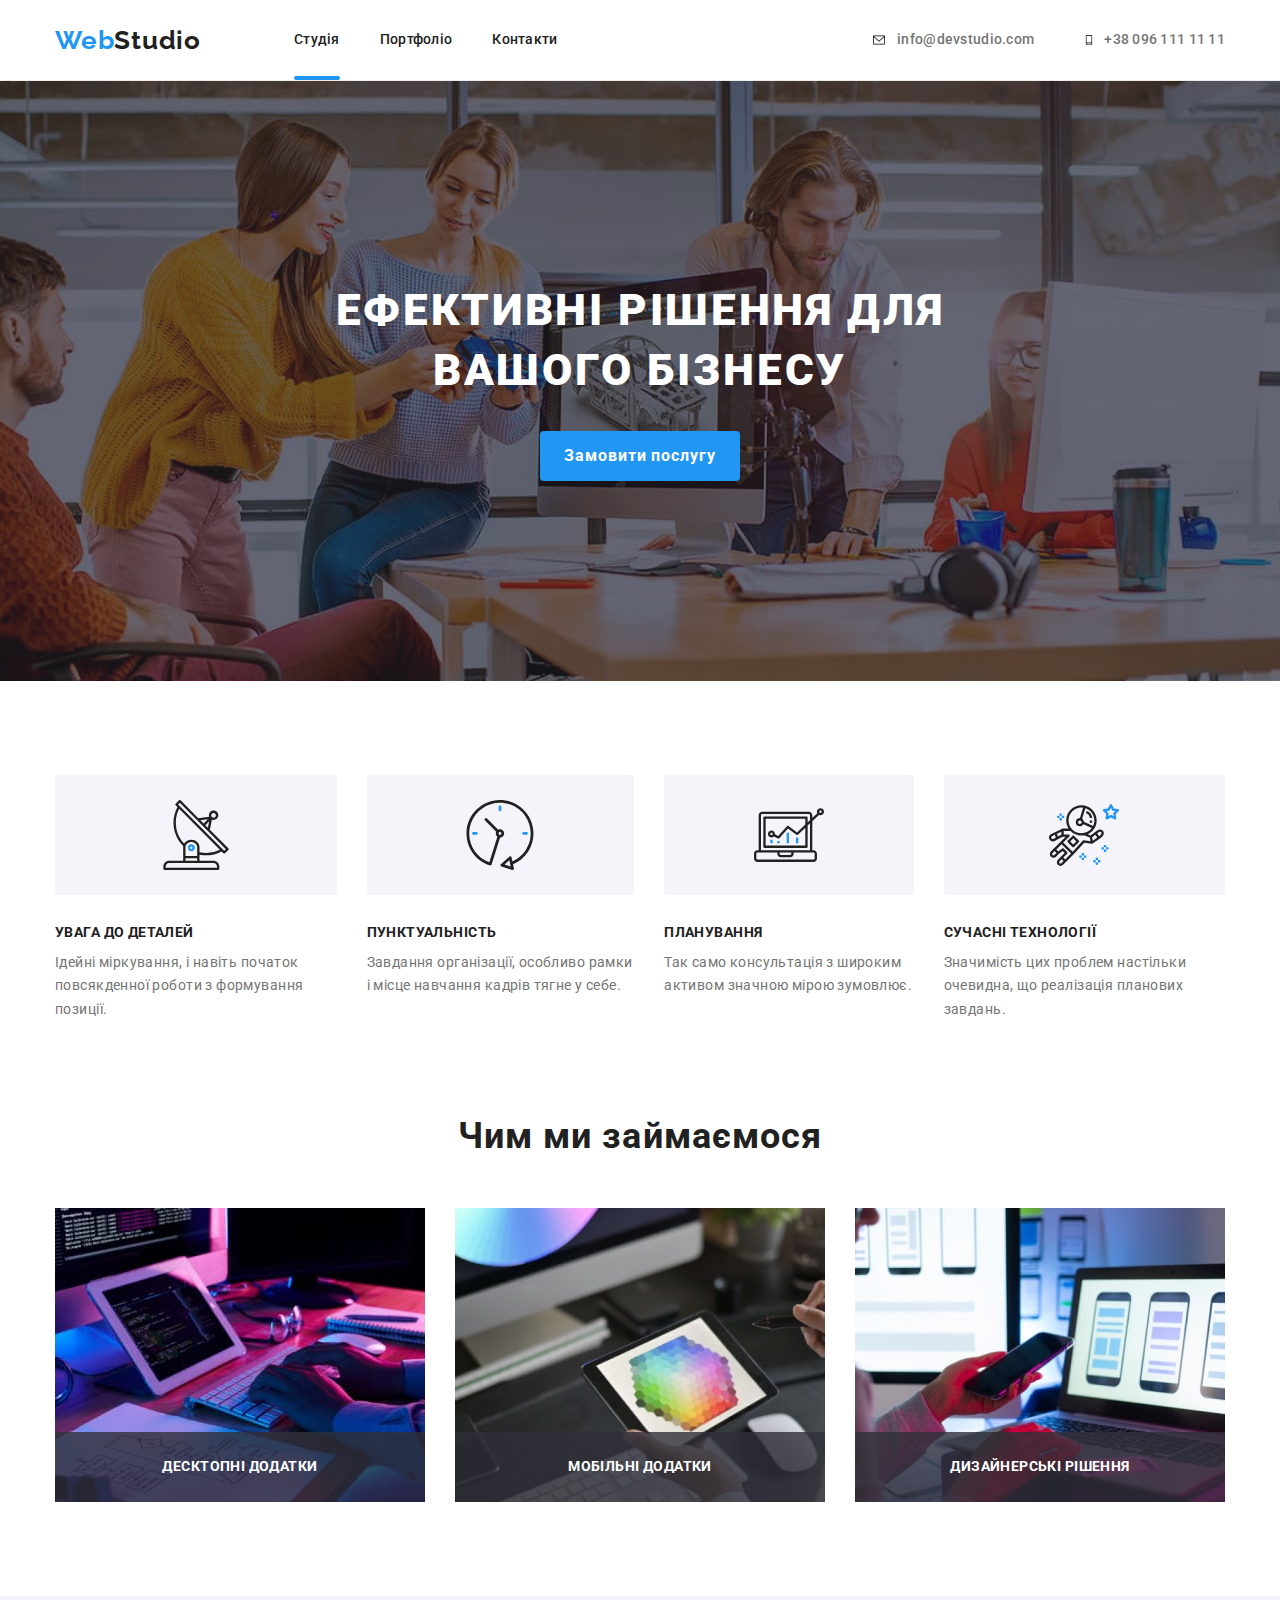
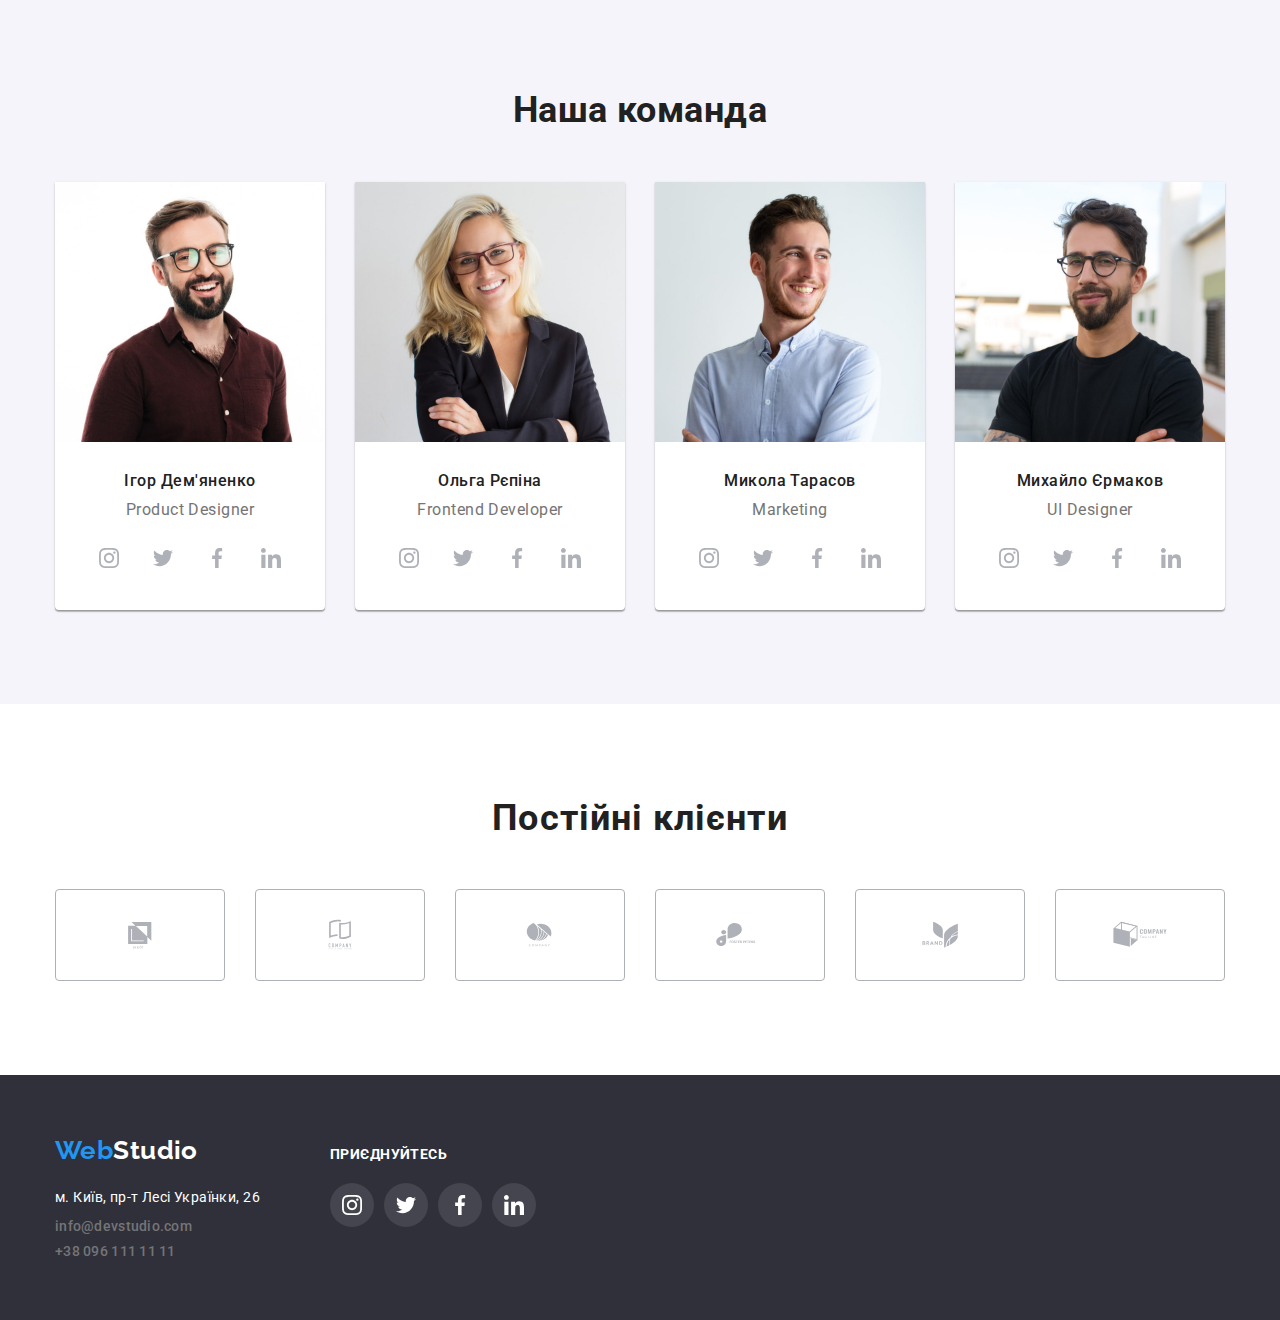
<file: index.html>
<!DOCTYPE html>
<html lang="uk">
<head>
    <meta charset="UTF-8">
    <meta http-equiv="X-UA-Compatible" content="IE=edge">
    <meta name="viewport" content="width=device-width, initial-scale=1.0">
    <title>WebStudio</title>
    <link rel="preconnect" href="https://fonts.googleapis.com">
    <link rel="preconnect" href="https://fonts.gstatic.com" crossorigin>
    <link href="https://fonts.googleapis.com/css2?family=Raleway:wght@700&family=Roboto:wght@400;500;700;900&display=swap" rel="stylesheet">
    <link rel="stylesheet" href="https://cdnjs.cloudflare.com/ajax/libs/modern-normalize/1.1.0/modern-normalize.min.css">
    <link rel="stylesheet" href="./css/styles.css">
</head>
    <body>
         <header class="page-header">
            <div class="container flex">
                <nav class="header-nav">
                    <a href="./index.html" class="header-logo"><span class="color-logo">Web</span>Studio</a>
                    <ul class="header-list">
                        <li class="item"><a href="" class="header-link link currant-studio">Студія</a></li>
                        <li class="item"><a href="./portfolio.html" class="header-link link">Портфоліо</a></li>
                        <li class="item"><a href="" class="header-link link">Контакти</a></li>
                    </ul>
                </nav>
                <ul class="mail-tell">
                    <li class="item">
                        <a href="mailto:info@devstudio.com" class="address-link"><svg width="16" height="12" class="header-svg-mail"><use href="./images/sprite_new.svg#envelope"></use></svg>info@devstudio.com</a></li>
                    <li class="item">
                        <a href="tell:+380961111111" class="address-link"><svg width="10" height="16" class="header-svg-mail"><use href="./images/sprite_new.svg#smartphone"></use></svg>+38 096 111 11 11</a></li>
                    </ul>
            </div>
        </header>
        <main>
                <section class="hero">
                    <div class="container">
                    <h1 class="hero-title">Ефективні рішення для вашого бізнесу</h1>
                    <button type="button"class="hero-btn" data-modal-open>Замовити послугу</button>
                    </div>
                </section>  
            <section class="hero-topic">
                <div class="container">
                    <h2 class="unknown">Всі наші плюси</h2>
                    <ul class="topic-list">
                    <li class="list-title">
                        <div class="hero-topic-svg"><svg width="70" height="70" class="hero-svg"><use href="./images/sprite_new.svg#antenna"></use></svg></div>
                        <h2 class="main-title">УВАГА ДО ДЕТАЛЕЙ</h2>
                        <p class="second-title">Ідейні міркування, і навіть початок повсякденної роботи з формування позиції.</p>
                    </li>
                    <li class="list-title">
                        <div class="hero-topic-svg"><svg width="70" height="70" class="hero-svg"><use href="./images/sprite_new.svg#clock"></use></svg></div>
                        <h2 class="main-title">ПУНКТУАЛЬНІСТЬ</h2>
                        <p class="second-title">Завдання організації, особливо рамки і місце навчання кадрів тягне у себе.</p>
                    </li>
                    <li class="list-title">
                        <div class="hero-topic-svg"><svg  width="70" height="70" class="hero-svg"><use href="./images/sprite_new.svg#diagram"></use></svg></div>
                        <h2 class="main-title">ПЛАНУВАННЯ</h2>
                        <p class="second-title">Так само консультація з широким активом значною мірою зумовлює.</p>
                    </li>
                    <li class="list-title">
                        <div class="hero-topic-svg"><svg width="70" height="70" class="hero-svg"><use href="./images/sprite_new.svg#astronaut"></use></svg></div>
                        <h2 class="main-title">СУЧАСНІ ТЕХНОЛОГІЇ</h2>
                        <p class="second-title">Значимість цих проблем настільки очевидна, що реалізація планових завдань.</p>
                    </li> 
                </ul></div>
            </section>
            <section class="about">
                <div class="container">
                    <h2 class="about-hero">Чим ми займаємося</h2>
                    <ul class="about-img">
                    <li class="img-list">
                        <p class="about-img-hover">Десктопні додатки</p>
                        <img src="./images/image_14.jpg" alt="development" width="370" height="294"></li>
                    <li class="img-list">
                        <p class="about-img-hover">Мобільні додатки</p>
                        <img src="./images/images_2.jpg" alt="digitalization" width="370" height="294"></li>
                    <li class="img-list">
                        <p class="about-img-hover">Дизайнерські рішення</p>
                        <img src="./images/images_3.jpg" alt="design" width="370" height="294"></li>
                    </ul>
                </div>
            </section>
            <section class="team">
                <div class="container">
                    <h2 class="team-hero">Наша команда</h2>
                    <ul class="team-list">
                        <li class="team-items">
                            <img src="./images/img_4.jpg" alt="Photo of Product Designer" width="270" height="260">
                            <h3 class="team-title">Ігор Дем'яненко</h3>
                            <p class="team-pre-title">Product Designer</p>
                            <ul class="team-soc-list list">
                                <li class="team-soc-items"><a href="#" class="team-soc-link link"><svg width="20" height="20" class="team-soc-icons"><use href="./images/sprite_new.svg#instagram_new"></use></svg></a></li>
                                <li class="team-soc-items"><a href="#" class="team-soc-link link"><svg width="20" height="20" class="team-soc-icons"><use href="./images/sprite_new.svg#twitter"></use></svg></a></li>
                                <li class="team-soc-items"><a href="#" class="team-soc-link link"><svg width="20" height="20" class="team-soc-icons"><use href="./images/sprite_new.svg#facebook"></use></svg></a></li>
                                <li class="team-soc-items"><a href="#" class="team-soc-link link"><svg width="20" height="20" class="team-soc-icons"><use href="./images/sprite_new.svg#linkedin"></use></svg></a></li>
                            </ul>
                        </li>
                        <li class="team-items">
                            <img src="./images/img_5.jpg" alt="Photo of Frontend Developer" width="270" height="260">
                            <h3 class="team-title">Ольга Рєпіна</h3>
                            <p class="team-pre-title">Frontend Developer</p>
                            <ul class="team-soc-list list">
                                <li class="team-soc-items"><a href="#" class="team-soc-link link"><svg width="20" height="20" class="team-soc-icons"><use href="./images/sprite_new.svg#instagram_new"></use></svg></a></li>
                                <li class="team-soc-items"><a href="#" class="team-soc-link link"><svg width="20" height="20" class="team-soc-icons"><use href="./images/sprite_new.svg#twitter"></use></svg></a></li>
                                <li class="team-soc-items"><a href="#" class="team-soc-link link"><svg width="20" height="20" class="team-soc-icons"><use href="./images/sprite_new.svg#facebook"></use></svg></a></li>
                                <li class="team-soc-items"><a href="#" class="team-soc-link link"><svg width="20" height="20" class="team-soc-icons"><use href="./images/sprite_new.svg#linkedin"></use></svg></a></li>
                            </ul>
                        </li>
                        <li class="team-items">
                            <img src="./images/img_6.jpg" alt="Photo of Marketing manager" width="270" height="260">
                            <h3 class="team-title">Микола Тарасов</h3>
                            <p class="team-pre-title">Marketing</p>
                            <ul class="team-soc-list list">
                                <li class="team-soc-items"><a href="#" class="team-soc-link link"><svg width="20" height="20" class="team-soc-icons"><use href="./images/sprite_new.svg#instagram_new"></use></svg></a></li>
                                <li class="team-soc-items"><a href="#" class="team-soc-link link"><svg width="20" height="20" class="team-soc-icons"><use href="./images/sprite_new.svg#twitter"></use></svg></a></li>
                                <li class="team-soc-items"><a href="#" class="team-soc-link link"><svg width="20" height="20" class="team-soc-icons"><use href="./images/sprite_new.svg#facebook"></use></svg></a></li>
                                <li class="team-soc-items"><a href="#" class="team-soc-link link"><svg width="20" height="20" class="team-soc-icons"><use href="./images/sprite_new.svg#linkedin"></use></svg></a></li>
                            </ul>
                        </li>
                        <li class="team-items">
                            <img src="./images/img_7.jpg" alt="Photo of UI Designer" width="270" height="260">
                            <h3 class="team-title">Михайло Єрмаков</h3>
                            <p class="team-pre-title">UI Designer</p>
                            <ul class="team-soc-list list">
                                <li class="team-soc-items"><a href="#" class="team-soc-link link"><svg width="20" height="20" class="team-soc-icons"><use href="./images/sprite_new.svg#instagram_new"></use></svg></a></li>
                                <li class="team-soc-items"><a href="#" class="team-soc-link link"><svg width="20" height="20" class="team-soc-icons"><use href="./images/sprite_new.svg#twitter"></use></svg></a></li>
                                <li class="team-soc-items"><a href="#" class="team-soc-link link"><svg width="20" height="20" class="team-soc-icons"><use href="./images/sprite_new.svg#facebook"></use></svg></a></li>
                                <li class="team-soc-items"><a href="#" class="team-soc-link link"><svg width="20" height="20" class="team-soc-icons"><use href="./images/sprite_new.svg#linkedin"></use></svg></a></li>
                            </ul>
                        </li>
                    </ul>
                </div>
            </section>
            <section class="base-client">
                <div class="container">
                    <h2 class="base-title">Постійні клієнти</h2>
                    <ul class="base-list">
                        <li class="base-client-items"><a href="#" class="base-client-link"><svg width="106" height="60" class="base-client-icon"><use href="./images/sprite_new.svg#Logo"></use></svg></a></li>
                        <li class="base-client-items"><a href="#" class="base-client-link"><svg width="106" height="60" class="base-client-icon"><use href="./images/sprite_new.svg#Logo_1"></use></svg></a></li>
                        <li class="base-client-items"><a href="#" class="base-client-link"><svg width="106" height="60" class="base-client-icon"><use href="./images/sprite_new.svg#Logo_2"></use></svg></a></li>
                        <li class="base-client-items"><a href="#" class="base-client-link"><svg width="106" height="60" class="base-client-icon"><use href="./images/sprite_new.svg#Logo_3"></use></svg></a></li>
                        <li class="base-client-items"><a href="#" class="base-client-link"><svg width="106" height="60" class="base-client-icon"><use href="./images/sprite_new.svg#Logo_4"></use></svg></a></li>
                        <li class="base-client-items"><a href="#" class="base-client-link"><svg width="106" height="60" class="base-client-icon"><use href="./images/sprite_new.svg#Logo_5"></use></svg></a></li>
                    </ul>
                </div>
            </section>
        </main>
        
        <!-- Футер-->
        <footer class="footer-block">
            <div class="container">
                <div class="footer-container">
                    <div class="footer-first-container">
                        <a href="/index.html" class="footer-logo"><span class="logo-footer">Web</span>Studio</a>
                        <address class="footer-address">  
                        <ul class="address-list">
                        <li class="item"><a href="https://www.google.com/maps/" class="footer-link-adress" style="padding: 0;">м. Київ, пр-т Лесі Українки, 26</a></li>
                        <li class="item"><a href="mailto:info@devstudio.com" class="address-link-footer" style="padding: 0;">info@devstudio.com</a></li>
                        <li class="item"><a href="tell:+380961111111" class="address-link-footer" style="padding: 0;">+38 096 111 11 11</a></li>
                        </ul>
                        </address>
                    </div>
                    <div class="footer-acction">
                        <p class="going-acction">приєднуйтесь</p>
                        <ul class="acction-items">
                        <li class="acction-list"><a href="#" class="acction-link"><svg width="20" height="20" class="acction-icon"><use href="./images/sprite_new.svg#instagram_new"></use></svg></a></li>
                        <li class="acction-list"><a href="#" class="acction-link"><svg width="20" height="20" class="acction-icon"><use href="./images/sprite_new.svg#twitter"></use></svg></a></li>
                        <li class="acction-list"><a href="#" class="acction-link"><svg width="20" height="20" class="acction-icon"><use href="./images/sprite_new.svg#facebook"></use></svg></a></li>
                        <li class="acction-list"><a href="#" class="acction-link"><svg width="20" height="20" class="acction-icon"><use href="./images/sprite_new.svg#linkedin"></use></svg></a></li>
                        </ul></div>
                    </div>
            </div>
        </footer>
        <div class="backdrop is-hidden" data-modal>
            <div class="modal">
                <button type="button" class="close-button" data-modal-close>
                    <svg class="svg-button-close"><use href="./images/sprite_new.svg#close-black"></use></svg>
                </button>
            </div>
        </div>
        <script src="./js/modal.js"></script>
    </body>



</html>
</file>
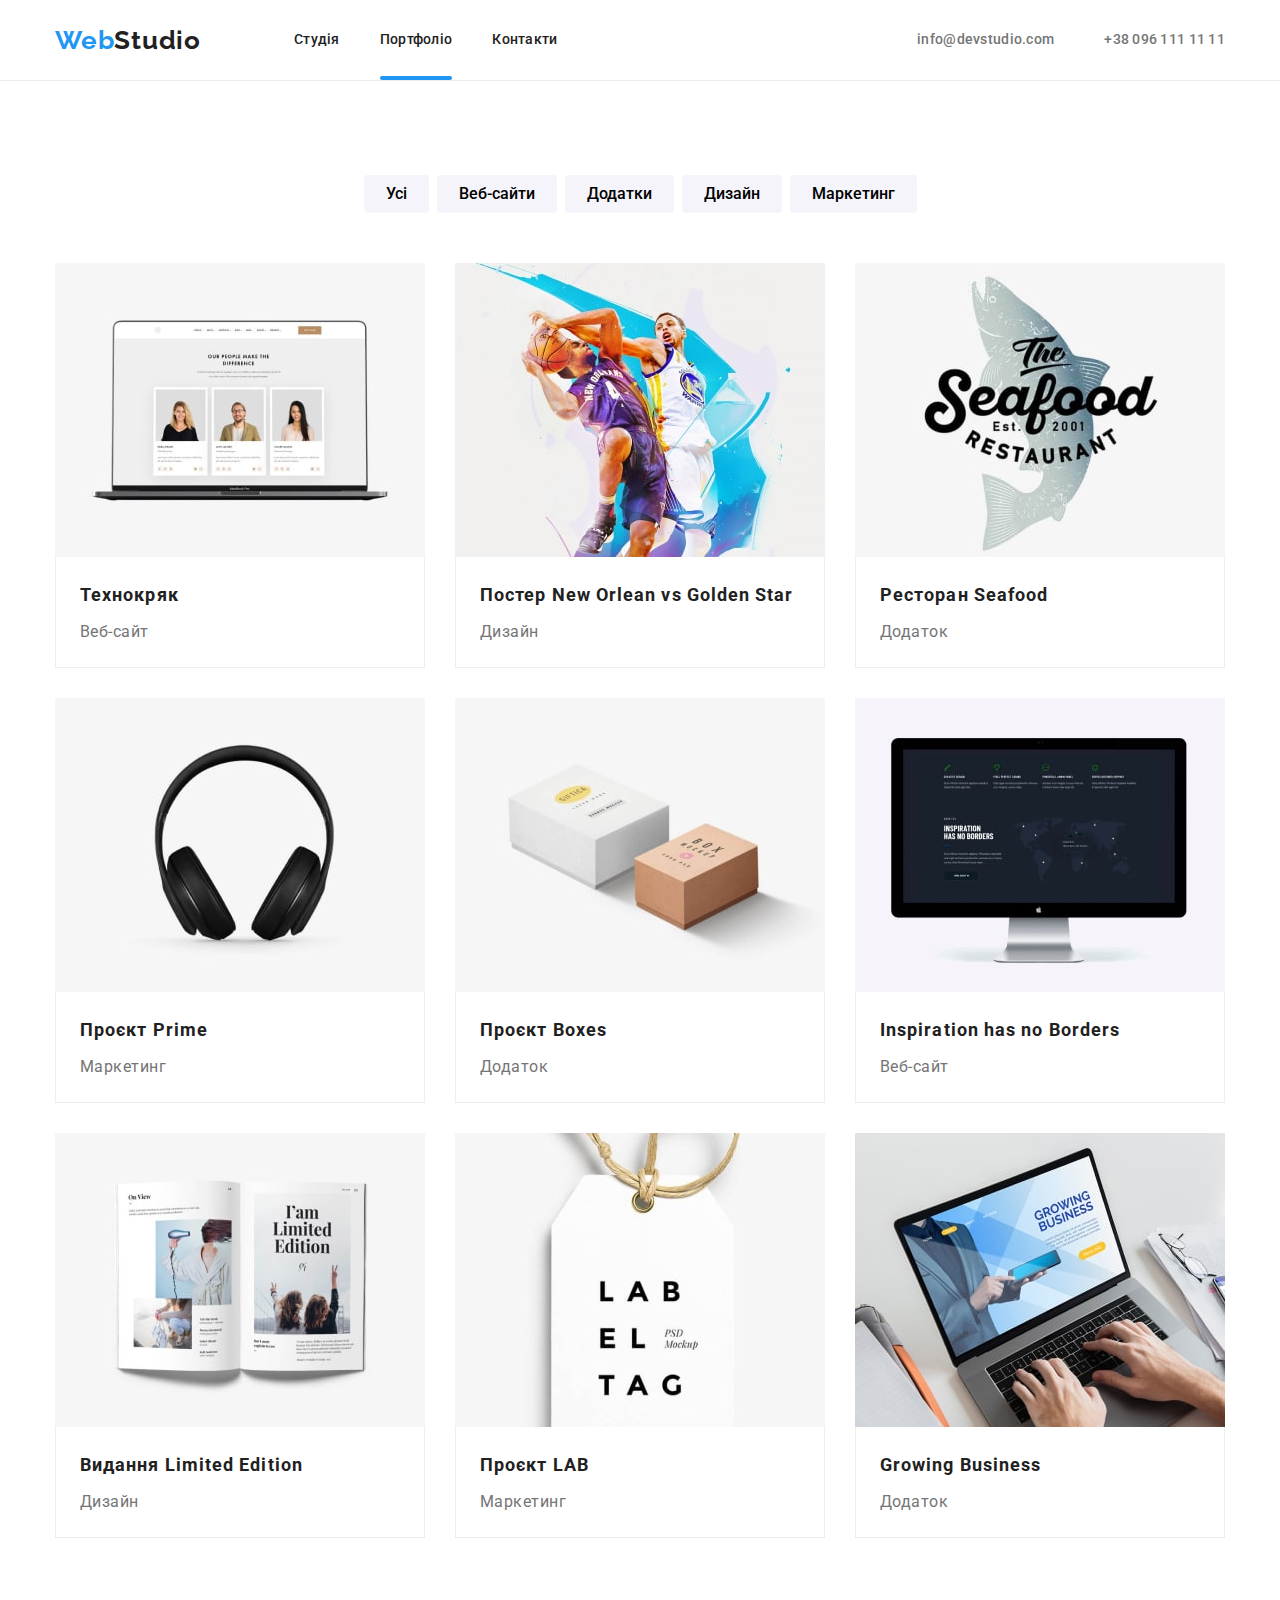
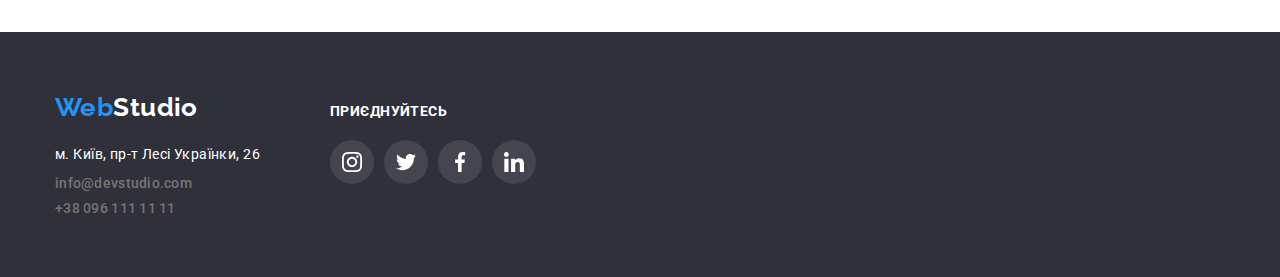
<file: portfolio.html>
<!DOCTYPE html>
<html lang="uk">
<head>
    <meta charset="UTF-8">
    <meta http-equiv="X-UA-Compatible" content="IE=edge">
    <meta name="viewport" content="width=device-width, initial-scale=1.0">
    <title>WebStudio</title>
    <link rel="preconnect" href="https://fonts.googleapis.com">
    <link rel="preconnect" href="https://fonts.gstatic.com" crossorigin>
    <link href="https://fonts.googleapis.com/css2?family=Raleway:wght@700&family=Roboto:wght@400;500;700;900&display=swap" rel="stylesheet">
    <link rel="stylesheet" href="https://cdnjs.cloudflare.com/ajax/libs/modern-normalize/1.1.0/modern-normalize.min.css">
    <link rel="stylesheet" href="./css/styles.css">
</head>
    <body>
        <header class="page-header">
            <div class="container flex">
                <nav class="header-nav">
                    <a href="./index.html" class="header-logo"><span class="color-logo">Web</span>Studio</a>
                    <ul class="header-list">
                        <li class="item"><a href="./index.html" class="header-link link">Студія</a></li>
                        <li class="item"><a href="./portfolio.html" class="header-link link currant-portfolio">Портфоліо</a></li>
                        <li class="item"><a href="" class="header-link link">Контакти</a></li>
                    </ul>
                </nav>
                <ul class="mail-tell">
                    <li class="item"><a href="mailto:info@devstudio.com" class="address-link">info@devstudio.com</a></li>
                    <li class="item"><a href="tell:+380961111111" class="address-link">+38 096 111 11 11</a></li>
                    </ul>
            </div>
        </header>
        <!-----------------MAIN------------ -->
        <main>
            <section class="portfolio">
                <div class="container">
                    <ul class="top-list">
                    <li class="top-item">
                    <button type="button" class="button-portfolio">Усі</button></li>
                    <li class="top-item">
                    <button type="button" class="button-portfolio">Веб-сайти</button></li>
                    <li class="top-item">
                    <button type="button" class="button-portfolio">Додатки</button></li>
                    <li class="top-item">
                    <button type="button" class="button-portfolio">Дизайн</button></li>
                    <li class="top-item">
                    <button type="button" class="button-portfolio">Маркетинг</button></li>
                    </ul>
                    <ul class="portfolio-list">
                        <li class="portfolio-items">
                            <a href="#" class="portfolio-link">
                                <div class="portfolio-thumb">
                                    <img src="./images.portfolio/img_1.jpg" alt="Веб-сайт" width="370">
                                    <p class="portfolio-overlay">Ресурс пропонує комплексні пропозиції з різним рівнем функціоналу та сервісів. Все це дозволить відвідувачу отримати вичерпні відомості про компанію чи приватну особу.</p></div>
                        <div class="cont-resume">
                            <h2 class="portfolio-title">Технокряк</h2>
                            <p class="portfolio-pre-title">Веб-сайт</p></div>
                        </a>
                    </li>
                    <li class="portfolio-items">
                        <a href="#" class="portfolio-link">
                            <div class="portfolio-thumb">
                                <img src="./images.portfolio/img_2.jpg" alt="Веб-сайт" width="370">
                                <p class="portfolio-overlay">Ресурс пропонує комплексні пропозиції з різним рівнем функціоналу та сервісів. Все це дозволить відвідувачу отримати вичерпні відомості про компанію чи приватну особу.</p></div>
                        <div class="cont-resume">
                            <h2 class="portfolio-title">Постер New Orlean vs Golden Star</h2>
                            <p class="portfolio-pre-title">Дизайн</p></div>
                        </a>
                    </li>
                    <li class="portfolio-items">
                        <div class="portfolio-thumb">
                            <img src="./images.portfolio/img_3.jpg" alt="Веб-сайт" width="370">
                            <p class="portfolio-overlay">Ресурс пропонує комплексні пропозиції з різним рівнем функціоналу та сервісів. Все це дозволить відвідувачу отримати вичерпні відомості про компанію чи приватну особу.</p></div>
                        <div class="cont-resume">
                            <h2 class="portfolio-title">Ресторан Seafood</h2>
                            <p class="portfolio-pre-title">Додаток</p></div>
                        </a>
                    </li>
                    <li class="portfolio-items">
                        <div class="portfolio-thumb">
                            <img src="./images.portfolio/img_4.jpg" alt="Веб-сайт" width="370">
                            <p class="portfolio-overlay">Ресурс пропонує комплексні пропозиції з різним рівнем функціоналу та сервісів. Все це дозволить відвідувачу отримати вичерпні відомості про компанію чи приватну особу.</p></div>
                        <div class="cont-resume">
                            <h2 class="portfolio-title">Проєкт Prime</h2>
                            <p class="portfolio-pre-title">Маркетинг</p></div>
                        </a>
                    </li>
                    <li class="portfolio-items">
                        <div class="portfolio-thumb">
                            <img src="./images.portfolio/img_5.jpg" alt="Веб-сайт" width="370">
                            <p class="portfolio-overlay">Ресурс пропонує комплексні пропозиції з різним рівнем функціоналу та сервісів. Все це дозволить відвідувачу отримати вичерпні відомості про компанію чи приватну особу.</p></div>
                        <div class="cont-resume">
                            <h2 class="portfolio-title">Проєкт Boxes</h2>
                            <p class="portfolio-pre-title">Додаток</p></div>
                        </a>
                    </li>
                    <li class="portfolio-items">
                        <div class="portfolio-thumb">
                            <img src="./images.portfolio/img_6.jpg" alt="Веб-сайт" width="370">
                            <p class="portfolio-overlay">Ресурс пропонує комплексні пропозиції з різним рівнем функціоналу та сервісів. Все це дозволить відвідувачу отримати вичерпні відомості про компанію чи приватну особу.</p></div>
                        <div class="cont-resume">
                            <h2 class="portfolio-title">Inspiration has no Borders</h2>
                            <p class="portfolio-pre-title">Веб-сайт</p></div>
                        </a>
                    </li>
                    <li class="portfolio-items">
                        <div class="portfolio-thumb">
                            <img src="./images.portfolio/img_7.jpg" alt="Веб-сайт" width="370">
                            <p class="portfolio-overlay">Ресурс пропонує комплексні пропозиції з різним рівнем функціоналу та сервісів. Все це дозволить відвідувачу отримати вичерпні відомості про компанію чи приватну особу.</p></div>
                        <div class="cont-resume">
                            <h2 class="portfolio-title">Видання Limited Edition</h2>
                            <p class="portfolio-pre-title">Дизайн</p></div>
                        </a>
                    </li>
                    <li class="portfolio-items">
                        <div class="portfolio-thumb">
                            <img src="./images.portfolio/img_8.jpg" alt="Веб-сайт" width="370">
                            <p class="portfolio-overlay">Ресурс пропонує комплексні пропозиції з різним рівнем функціоналу та сервісів. Все це дозволить відвідувачу отримати вичерпні відомості про компанію чи приватну особу.</p></div>
                        <div class="cont-resume">
                            <h2 class="portfolio-title">Проєкт LAB</h2>
                            <p class="portfolio-pre-title">Маркетинг</p></div>
                        </a>
                    </li>
                    <li class="portfolio-items">
                        <div class="portfolio-thumb">
                            <img src="./images.portfolio/img_9.jpg" alt="Веб-сайт" width="370">
                            <p class="portfolio-overlay">Ресурс пропонує комплексні пропозиції з різним рівнем функціоналу та сервісів. Все це дозволить відвідувачу отримати вичерпні відомості про компанію чи приватну особу.</p></div>
                        <div class="cont-resume">
                            <h2 class="portfolio-title">Growing Business</h2>
                            <p class="portfolio-pre-title">Додаток</p></div>
                        </a>
                    </li>
                    </ul>
                </div>
            </section>
        </main>
        <!-------------------------------Футер------------------------------------------------->
        <footer class="footer-block">
            <div class="container">
                <div class="footer-container">
                    <div class="footer-first-container">
                        <a href="/index.html" class="footer-logo"><span class="logo-footer">Web</span>Studio</a>
                        <address class="footer-address">  
                        <ul class="address-list">
                        <li class="item"><a href="https://www.google.com/maps/" class="footer-link-adress" style="padding: 0;">м. Київ, пр-т Лесі Українки, 26</a></li>
                        <li class="item"><a href="mailto:info@devstudio.com" class="address-link-footer" style="padding: 0;">info@devstudio.com</a></li>
                        <li class="item"><a href="tell:+380961111111" class="address-link-footer" style="padding: 0;">+38 096 111 11 11</a></li>
                        </ul>
                        </address>
                    </div>
                    <div class="footer-acction">
                        <h2 class="going-acction">приєднуйтесь</h2>
                        <ul class="acction-items">
                        <li class="acction-list"><a href="#" class="acction-link"><svg width="20" height="20" class="acction-icon"><use href="./images/sprite_new.svg#instagram_new"></use></svg></a></li>
                        <li class="acction-list"><a href="#" class="acction-link"><svg width="20" height="20" class="acction-icon"><use href="./images/sprite_new.svg#twitter"></use></svg></a></li>
                        <li class="acction-list"><a href="#" class="acction-link"><svg width="20" height="20" class="acction-icon"><use href="./images/sprite_new.svg#facebook"></use></svg></a></li>
                        <li class="acction-list"><a href="#" class="acction-link"><svg width="20" height="20" class="acction-icon"><use href="./images/sprite_new.svg#linkedin"></use></svg></a></li>
                        </ul></div>
                    </div>
            </div>
        </footer>
    </body>



</html>
</file>
<file: css/styles.css>
:root {
    --primary-header-color: #FFFFFF;
    --second-primary-color: #212121;
    --logo-color-button:  #2196F3;
    --color-p-text: #757575;
}
p, h1, h2, h3, h4, h5, h6, a {
    margin: 0;
    padding: 0;
}
ul {
    margin: 0;
    padding-left: 0px;
}
/* button {
    cursor: pointer;
    border: none;
    border-radius: 4px;
    width: 200px;
    height: 50px;
    
}  */
/* .hero-btn {
    cursor: pointer;
    border: none;
    border-radius: 4px;
    width: 200px;
    height: 50px;
    cursor: pointer;
} */
body{
    color: var(--second-primary-color);
    font-family: "Roboto", sans-serif;
    letter-spacing: 0.03em;
    line-height: 1.14;
    font-size: 14px;
    margin: 0;
}
.link {
    text-decoration: none;
    list-style: none;
}
.list {
    list-style: none;
    text-decoration: none;
}
ul {
    padding: 0;
    margin: 0;
}

li, ul, h1, h2, a {
    text-decoration: none;
    list-style-type: none;
}
   
img {
    display: block;
    max-width: 100%;
    height: auto;
}

.container {
    margin-left: auto;
    margin-right: auto;
    width: 1200px;
    /* outline: 2px solid tomato; */
    padding-right: 15px;
    padding-left: 15px;
}
.flex {
    display: flex;
    align-items: center;
}
/* ------------------nav-list--------------*/
.mail-tell {
    display: flex;
    margin-left: auto;
    align-items: center;
}
.mail-tell >.item:not(:last-child) {
    margin-right: 50px;
}

.header-nav {
    display: flex;
    align-items: center;
}

/*--------------HEADER------------------- */

.cont-resume {
    padding: 20px 24px;
    border: 1px solid #EEEEEE;
    border-top: none;
}
.header-nav > ul> li {
    list-style-type: none;
}

.header-list {
    display: flex;
    margin-left: 93px;
}

.header-list > .item:not(:last-child) {
    margin-right: 40px;
}

.page-header {
    background-color: var(--primary-header-color);
    border-bottom: 1px solid #ECECEC;
}
.header-logo {
    color: var(--second-primary-color);
    font-weight: 700;
    font-size: 26px;
    line-height: 1.19;
    letter-spacing: 0.03em;
    font-family: 'Raleway';
    font-style: normal;
    align-items: center;
    
}
.color-logo {
    color: var(--logo-color-button);
    font-family: 'Raleway';
    font-style: normal;
}

.header-link {

    font-weight: 500;
    font-size: 14px;
    line-height: 1.14;
    letter-spacing: 0.02em;

    display: block;
    padding: 32px 0;
    color: var(--second-primary-color);
}
.address-link {
    display: block;
    padding: 32px 0;


    font-style: normal;
    font-weight: 500;
    font-size: 14px;
    line-height: 1.14;
    letter-spacing: 0.02em;
    color: var(--color-p-text);
    
}
.address-link:hover,
.header-link:hover {
   color: var(--logo-color-button);
}

.address-link {
    display: flex;
    align-items: center;
    justify-content: center;
}
.header-svg-mail {
    margin-right: 10px;
    justify-content: center;
    align-items: center;
}
.address-link:hover {
    fill: #2196F3;
}
.header-link {
    position: relative;
    
}

.header-link::after {
    content: "";
    bottom: 0;
    left: 0;
    position: absolute;

    width: 100%;
    height: 4px;
    background: #2196F3;
    border-radius: 2px;
    transform: scale(0);
    transition: transform 250ms cubic-bezier(0.4, 0, 0.2, 1), opacity 250ms cubic-bezier(0.4, 0, 0.2, 1) ;
}
.header-link:hover::after {
    transform: scale(1.25);
}
.currant-studio::after {
    content: "";
    bottom: 0;
    left: 0;
    position: absolute; 
    transform: scale(1);

    width: 100%;
    height: 4px;
    background: #2196F3;
    border-radius: 2px;
}

/* -------------Main---------------- */

.hero {
    background-color: #2F303A;
    text-align: center;
    padding: 200px 0;
    background-image: linear-gradient(rgba(47, 48, 58, 0.4), rgba(47, 48, 58, 0.4)), url(../images/header-photo.jpg);
    background-position: center;
    background-repeat: no-repeat;
    background-size: 1600px;
}
.hero-title {
    font-weight: 900;
    font-size: 44px;
    line-height: 1.36;
    letter-spacing: 0.06em;
    text-transform: uppercase;
    color: var(--primary-header-color);
    
    margin: 0 auto 30px;
    width: 696px;
    
}
.hero-btn {
    font-weight: 700;
    font-size: 16px;
    line-height: 1.87;
    letter-spacing: 0.06em;
    color: var(--primary-header-color);
    cursor: pointer;
    background: #2196F3;
    
    cursor: pointer;
    border: none;
    border-radius: 4px;
    cursor: pointer;
    padding: 10px 24px;

    
}
.hero-topic {
     padding: 94px 0;
}


/* ------------------HERO_TOPIC_---------- */ 

.unknown {
	display: none;
}
.topic-list {
    display: flex;
    gap: 30px;
}
.main-title {
    font-weight: 700;
    font-size: 14px;
    line-height: 1.14;
    letter-spacing: 0.03em;
    text-transform: uppercase;
    color: var(--second-primary-color);

    margin-bottom: 10px
}
.second-title {
    font-weight: 400;
    font-size: 14px;
    line-height: 1.71;
    letter-spacing: 0.03em;
    color: var(--color-p-text);
}
.hero-topic-svg {
    display: flex;
    align-items: center;
    justify-content: center;
    height: 120px;
    margin-bottom: 30px;
    border-radius: 4px;
    background: #F5F4FA;
}


/* -----------------What we are do------------ */
.about {
    padding-bottom: 94px;
}
.about-hero {
    font-weight: 700;
    font-size: 36px;
    line-height: 1.16;
    text-align: center;
    letter-spacing: 0.03em;
    color: var(--second-primary-color);
    margin-bottom: 50px;

}
.about-img {
    display: flex;
    justify-content: space-around;
    

}
.about-img > .img-list:not(:last-child) {
    margin-right: 30px;
}

.img-list {
    position: relative;
}
.about-img-hover {
    position: absolute;
    display: block;

    font-weight: 700;
    font-size: 14px;
    line-height: 1.14;
    text-align: center;
    letter-spacing: 0.03em;
    text-transform: uppercase;
    
    padding-top: 27px;
    padding-bottom: 27px;
    bottom: 0;
    width: 100%;
    color: var(--primary-header-color);
    background-color: rgba(47, 48, 58, 0.8);
    /* opacity: 0;
    transition: opacity 250ms cubic-bezier(0.4, 0, 0.2, 1);
}
.about-img-hover:hover {
     opacity: 1;
} */
}

/* --------------------Our TEAM--------- */
.team-items {
    background: #FFFFFF;
    box-shadow: 0px 1px 3px rgba(0, 0, 0, 0.12), 0px 1px 1px rgba(0, 0, 0, 0.14), 0px 2px 1px rgba(0, 0, 0, 0.2);
    border-radius: 0px 0px 4px 4px;
    text-align: center;
}
.team {
    padding-top: 94px;
    padding-bottom: 94px;
    background: #F5F4FA
}
.team-hero {
    font-weight: 700;
    font-size: 36px;
    line-height: 1.16;
}
.team-hero {
    text-align: center;
    margin-bottom: 50px;
}
   
.team-list {
    display: flex;
    justify-content: space-between;
}


.team-title {
    font-weight: 500;
    font-size: 16px;
    line-height: 1.18;
    letter-spacing: 0.03em;
    color: var(--second-primary-color);
    padding-top: 30px;
    margin-bottom: 10px;
}
.team-pre-title {
    font-weight: 400;
    font-size: 16px;
    line-height: 1.18;
    letter-spacing: 0.03em;
    color: var(--color-p-text);

    margin-bottom: 16px;
}

.team-soc-list {
    display: flex;
    justify-content: center;
    align-items: center;
    padding-bottom: 30px;
}
.team-soc-items {
    width: 44px;
    height: 44px;
}
.team-soc-items:not(:last-child) {
margin-right: 10px;
}

.team-soc-link {
    width: 100%;
    height: 100%;
    display: flex;
    background-color: #FFFFFF;
    border-radius: 50%;
    justify-content: center;
    align-items: center; 
    color: #afb1b8;
    transition: background-color 250ms cubic-bezier(0.4, 0, 0.2, 1), color 250ms cubic-bezier(0.4, 0, 0.2, 1);
}
.team-soc-link:hover {
    background-color: #2196F3;
    color: #FFFFFF;
}
.team-soc-icons {
    fill: currentColor;
}

/* ------------------------BAse client------------ */
.base-client {
    padding-top: 94px;
    padding-bottom: 94px;
}
.base-title {
    font-weight: 700;
    font-size: 36px;
    line-height: 1.16;
    text-align: center;
    letter-spacing: 0.03em;
    color: #212121;
    
    margin-bottom: 50px;
}
.base-list {
    display: flex;
    justify-content: center;
    align-items: center;
    gap: 30px;
}
.base-client-link {
    box-sizing: border-box;
    width: 170px;
    height: 92px;

    border: 1px solid #afb1b8;
    border-radius: 4px;

    display: flex;
    justify-content: center;
    align-items: center;
}
.base-client-icon{
    fill: #afb1b8;
}
.base-client-link:hover .base-client-icon { 
    fill: #2196f3;
} 

.base-client-link:hover {
    border-color: #2196f3; 
    
}



/* ------------------------ФУТер ------------ */
.address-list, a {
    font-style: normal;
    list-style-type: none;
}
.address-list {
    display: flex;
    flex-direction: column;
    gap: 9px;
}

.footer-block {
    padding-top: 60px;
    padding-bottom: 60px;
}

.address-list:hover {
    color: var(--logo-color-button);
}
.footer-link-address:hover {
    color: var(--logo-color-button);
}
.logo-footer{
    color: var(--logo-color-button);
    font-weight: 700;
    font-size: 26px;
    line-height: 1.19;
    font-family: 'Raleway';
    font-style: normal;
    font-weight: 700;
    
}
.footer-logo {
    color: var(--primary-header-color);
    font-weight: 700;
    font-size: 26px;
    line-height: 1.19;
    font-family: 'Raleway';
    font-style: normal;
    font-weight: 700;

    display: inline-block;
    margin-bottom: 20px;
}

.footer-block {
    background-color: #2F303A;
}

.footer-link-adress {
    font-weight: 400;
    font-size: 14px;
    line-height: 1.71;
    letter-spacing: 0.03em;
    color: #FFFFFF;
}
.footer-link-adress:hover,
.footer-link-adress:focus {
    color: var(--logo-color-button);
}

.address-link-footer {
    display: block;
    padding: 32px 0;

    font-weight: 500;
    font-size: 14px;
    line-height: 1.14;
    letter-spacing: 0.02em;
    color: var(--color-p-text);
}
.footer-container {
    display: flex;
}

.footer-acction {
    display: block;
    margin-left: 70px;
    margin-top: 12px;
}

.going-acction {
    font-weight: 700;
    font-size: 14px;
    line-height: 1.14;
    letter-spacing: 0.03em;
    text-transform: uppercase;
    color: #FFFFFF;
    margin-bottom: 20px;
}
.acction-items {
    display: flex;
    justify-content: flex-start;
    gap: 10px;
}


.acction-link {
    width: 100%;
    height: 100%;
    display: flex;
    background-color: #44454E;
    border-radius: 50%;
    justify-content: center;
    align-items: center;
}
.acction-link:hover {
    background-color: var(--logo-color-button);
}

.acction-icon {
    fill: #FFFFFF;
}

.acction-list {
    height: 44px;
    width: 44px;
}
.address-link-footer:hover {
 color: var(--logo-color-button);
}



/* ----------------------------Portfolio-------------------------- */
.currant-portfolio::after {
    content: "";
    bottom: 0;
    left: 0;
    position: absolute; 
    transform: scale(1);

    width: 100%;
    height: 4px;
    background: #2196F3;
    border-radius: 2px;
}

.portfolio {
    padding: 94px 0;
}
.top-list {
    display: flex;
    justify-content: center;
    margin-bottom: 50px;
}

.top-list > li:not(:last-child) {
    margin-right: 8px;
    
}
.portfolio-list {
    display: flex;
    flex-wrap: wrap;
    gap: 30px;
} 
.top-item:hover {
    border-radius: 4px;

}
.portfolio-link {
    display: block;
}
.portfolio-link:hover { 
    box-shadow: 0px 1px 1px rgb(0 0 0 / 12%), 0px 4px 4px rgb(0 0 0 / 6%), 1px 4px 6px rgb(0 0 0 / 16%);
}

.portfolio-title {
    font-weight: 700;
    font-size: 18px;
    line-height: 2;
    letter-spacing: 0.06em;
    color: #212121;
    margin-bottom: 4px;
}
.portfolio-pre-title {
    font-weight: 400;
    font-size: 16px;
    line-height: 1.88;
    letter-spacing: 0.03em;
    color: #757575;
}

.button-portfolio {
    background: #F5F4FA;
    border-radius: 4px;
    font-family: inherit;
    font-weight: 500;
    font-size: 16px;
    line-height: 1.62;
    text-align: center;
    padding: 6px 22px;
    border: none;
    cursor: pointer;
    
}
.button-portfolio:hover {
    color: var(--primary-header-color);
    box-shadow: 0px 1px 1px rgba(0, 0, 0, 0.12), 0px 4px 4px rgba(0, 0, 0, 0.06), 1px 4px 6px rgba(0, 0, 0, 0.16);
    background-color: var(--logo-color-button);
}

.portfolio-thumb {
    position: relative;
    overflow: hidden;

}
.portfolio-overlay {
    position: absolute;
    padding: 63px 24px;
    bottom: 0;
    left: 0;

    width: 100%;
    height: 100%;

    font-weight: 400;
    font-size: 18px;
    line-height: 1.56;
    letter-spacing: 0.03em;
    color: #FFFFFF;
    background-color: rgba(33, 150, 243, 0.9);
    
    transform: translateY(100%);
    transition: transform 250ms cubic-bezier(0.4, 0, 0.2, 1);
}
.portfolio-items:hover .portfolio-overlay {
    transform: translateY(0);
}


/* ----------------BACKDRop------------- */

.backdrop {
    position: fixed;
    top: 0;
    left: 0;
    width: 100%;
    height: 100%;
    background: rgba(0, 0, 0, 0.2);

    opacity: 1;
    transition: opacity 250ms cubic-bezier(0.4, 0, 0.2, 1);
}
.backdrop.is-hidden {
    opacity: 0;
    pointer-events: none;
}
.modal {
    width: 528px;
    height: 581px;
    position: absolute;
    top: 55%;
    left: 50%;
    transform: translate(-50%, -55%);
    transition: transform 250ms cubic-bezier(0.4, 0, 0.2, 1);
    
    background-color: #FFFFFF;
    box-shadow: 0px 1px 3px rgba(0, 0, 0, 0.12), 0px 1px 1px rgba(0, 0, 0, 0.14), 0px 2px 1px rgba(0, 0, 0, 0.2);
    border-radius: 4px;
    
}
.close-button {
    display: block;
    align-items: center;
    justify-content: center;

    position: absolute;
    top: 8px;
    right: 8px;
    cursor: pointer;

    background: #FFFFFF;
    border: 1px solid rgba(0, 0, 0, 0.1);
    border-radius: 50%;
    color: #000000;
    width: 30px;
    height: 30px;
} 
.svg-button-close {
    width: 100%;
    height: 100%;
}

/* ------------------------p--------------- */
</file>
